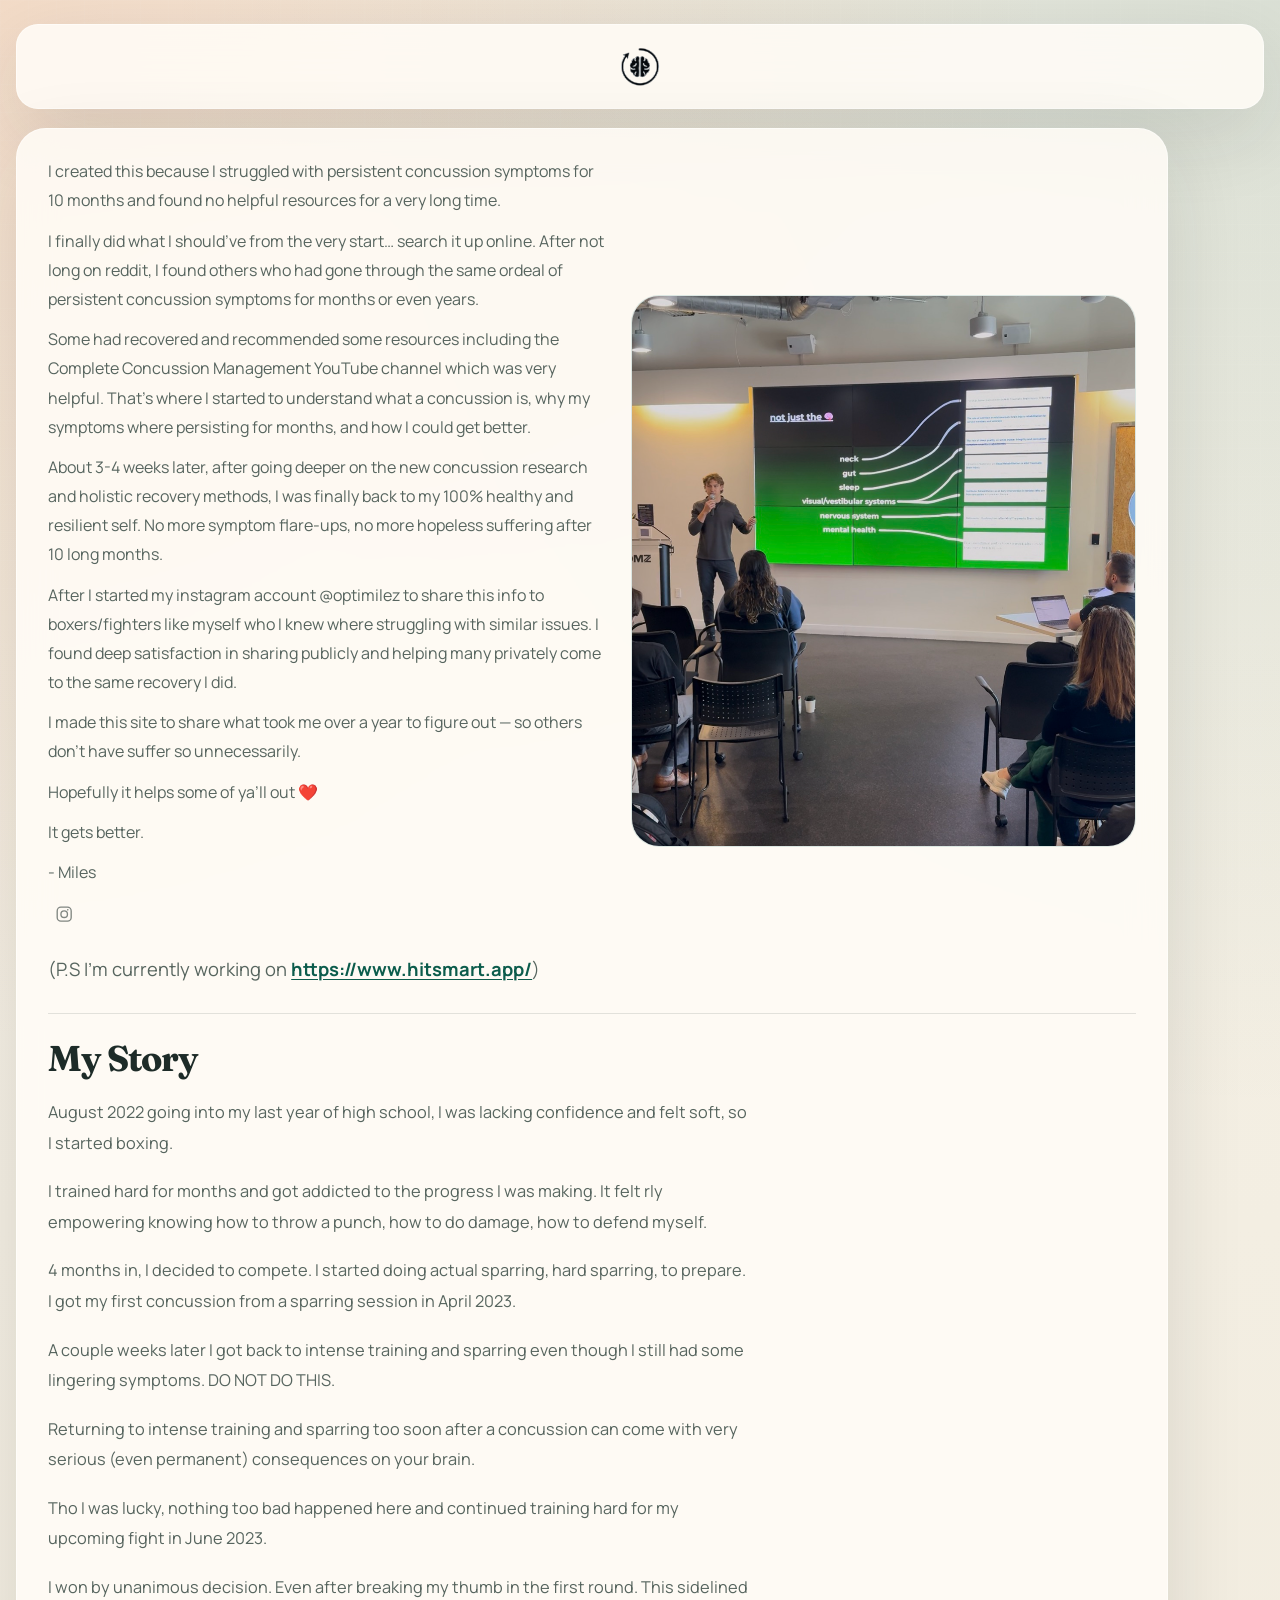
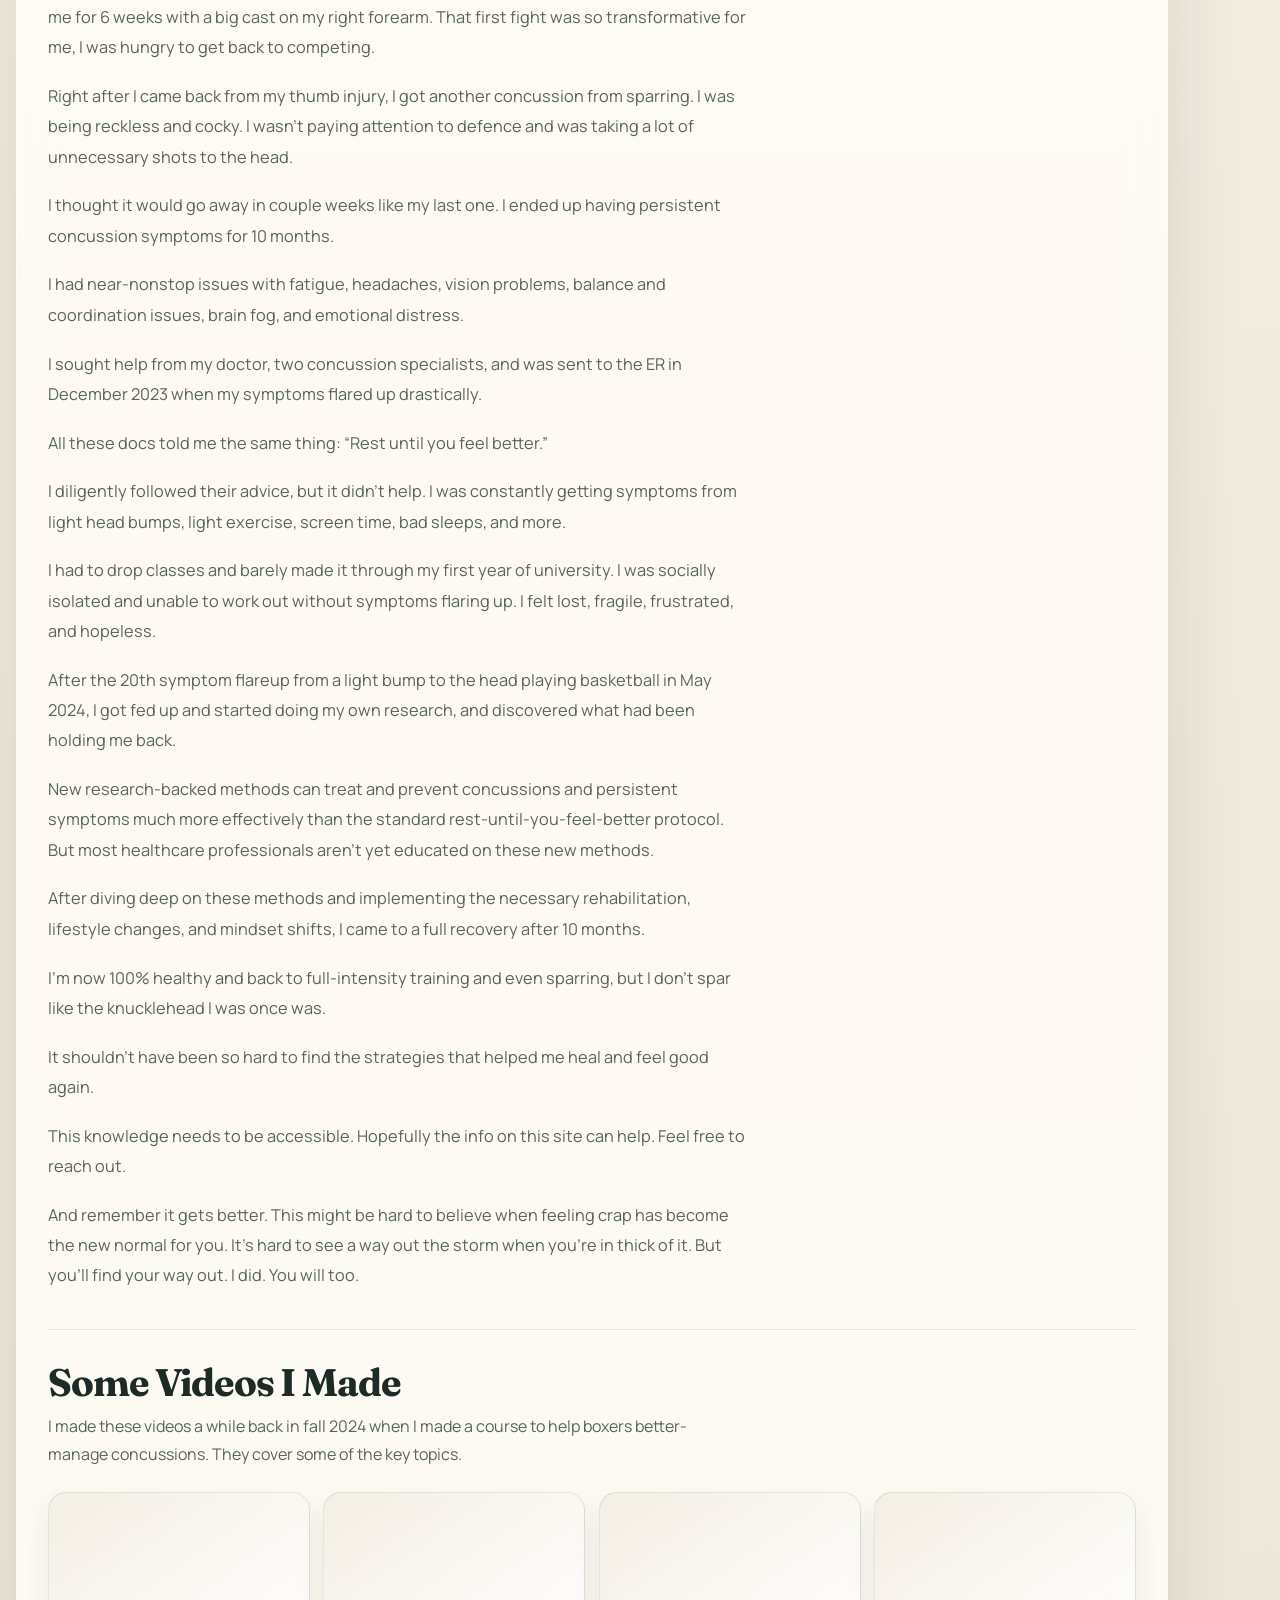
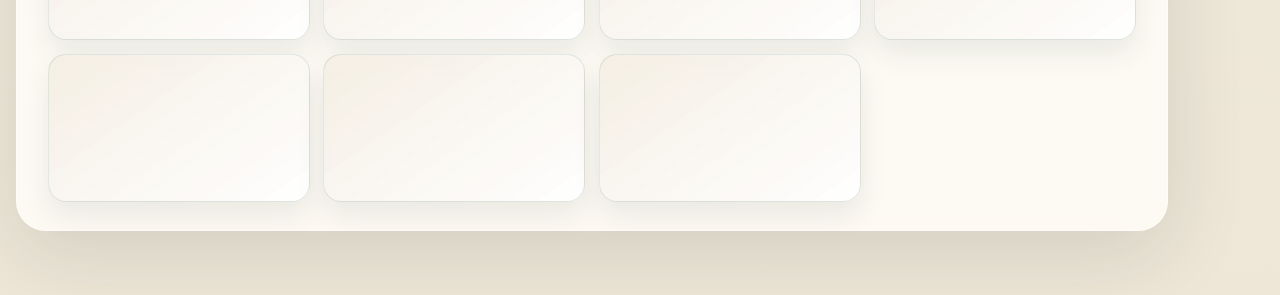
<file: index.html>
<!doctype html>
<html lang="en">
  <head>
    <meta charset="UTF-8" />
    <meta name="viewport" content="width=device-width, initial-scale=1.0" />
    <title>Persistent Concussion Symptoms Guidance</title>
    <meta
      name="description"
      content="Research-backed guidance for persistent concussion symptoms and post-concussion syndrome. Written for combat sport athletes, useful for anyone."
    />
    <meta
      property="og:title"
      content="Persistent Concussion Symptoms Guidance"
    />
    <meta
      property="og:description"
      content="Research-backed guidance for persistent concussion symptoms and post-concussion syndrome. Written for combat sport athletes, useful for anyone."
    />
    <link rel="preconnect" href="https://fonts.googleapis.com" />
    <link rel="preconnect" href="https://fonts.gstatic.com" crossorigin />
    <link
      href="https://fonts.googleapis.com/css2?family=Fraunces:opsz,wght@9..144,500;9..144,700&family=Manrope:wght@400;500;600;700;800&display=swap"
      rel="stylesheet"
    />
    <link rel="icon" type="image/svg+xml" href="./media/persistent-concussion-logo.svg" />
    <link rel="stylesheet" href="./styles.css" />
  </head>
  <body>
    <div class="page-shell">
      <nav class="site-nav site-nav--single" aria-label="Primary">
        <a class="site-nav__logo" href="./index.html" aria-label="Persistent Concussion home">
          <img
            src="./media/persistent-concussion-logo.svg"
            alt="Persistent Concussion logo"
            width="56"
            height="56"
          />
        </a>
      </nav>

      <main class="about-page">
        <article class="about-story">
          <header class="about-story__lead">
            <div class="about-story__lead-copy">
              <p class="about-story__intro">
                I created this because I struggled with persistent concussion symptoms for 10
                months and found no helpful resources for a very long time.
              </p>
              <p class="about-story__intro">
                I finally did what I should’ve from the very start… search it up online. After
                not long on reddit, I found others who had gone through the same ordeal of
                persistent concussion symptoms for months or even years.
              </p>
              <p class="about-story__intro">
                Some had recovered and recommended some resources including the Complete
                Concussion Management YouTube channel which was very helpful. That’s where I
                started to understand what a concussion is, why my symptoms where persisting for
                months, and how I could get better.
              </p>
              <p class="about-story__intro">
                About 3-4 weeks later, after going deeper on the new concussion research and
                holistic recovery methods, I was finally back to my 100% healthy and resilient
                self. No more symptom flare-ups, no more hopeless suffering after 10 long
                months.
              </p>
              <p class="about-story__intro">
                After I started my instagram account @optimilez to share this info to
                boxers/fighters like myself who I knew where struggling with similar issues. I
                found deep satisfaction in sharing publicly and helping many privately come to the
                same recovery I did.
              </p>
              <p class="about-story__intro">
                I made this site to share what took me over a year to figure out — so others
                don't have suffer so unnecessarily.
              </p>
              <p class="about-story__intro">
                Hopefully it helps some of ya’ll out ❤️
              </p>
              <p class="about-story__intro">
                It gets better.
              </p>
              <p class="about-story__intro">
                - Miles
              </p>
              <a
                class="about-story__social-link"
                href="https://www.instagram.com/optimilez/"
                target="_blank"
                rel="noopener noreferrer"
                aria-label="Miles on Instagram"
              >
                <svg viewBox="0 0 24 24" aria-hidden="true" focusable="false">
                  <path
                    d="M7.75 2h8.5A5.75 5.75 0 0 1 22 7.75v8.5A5.75 5.75 0 0 1 16.25 22h-8.5A5.75 5.75 0 0 1 2 16.25v-8.5A5.75 5.75 0 0 1 7.75 2Zm0 1.75A4 4 0 0 0 3.75 7.75v8.5a4 4 0 0 0 4 4h8.5a4 4 0 0 0 4-4v-8.5a4 4 0 0 0-4-4h-8.5Zm8.95 1.5a1.05 1.05 0 1 1 0 2.1 1.05 1.05 0 0 1 0-2.1ZM12 6.85A5.15 5.15 0 1 1 6.85 12 5.16 5.16 0 0 1 12 6.85Zm0 1.75A3.4 3.4 0 1 0 15.4 12 3.41 3.41 0 0 0 12 8.6Z"
                  />
                </svg>
              </a>
              <p class="about-story__postscript">
                (P.S I'm currently working on
                <a href="https://www.hitsmart.app/" target="_blank" rel="noopener noreferrer">https://www.hitsmart.app/</a>)
              </p>
            </div>
            <figure class="about-story__portrait">
              <img
                src="./media/miles-about-portrait.png"
                alt="Portrait of Miles"
                loading="lazy"
              />
            </figure>
          </header>

          <div class="about-story__body">
            <h2>My Story</h2>
            <p>
              August 2022 going into my last year of high school, I was lacking confidence and
              felt soft, so I started boxing.
            </p>

            <p>
              I trained hard for months and got addicted to the progress I was making. It felt
              rly empowering knowing how to throw a punch, how to do damage, how to defend
              myself.
            </p>

            <p>
              4 months in, I decided to compete. I started doing actual sparring, hard sparring,
              to prepare. I got my first concussion from a sparring session in April 2023.
            </p>

            <p>
              A couple weeks later I got back to intense training and sparring even though I
              still had some lingering symptoms. DO NOT DO THIS.
            </p>

            <p>
              Returning to intense training and sparring too soon after a concussion can come
              with very serious (even permanent) consequences on your brain.
            </p>

            <p>
              Tho I was lucky, nothing too bad happened here and continued training hard for my
              upcoming fight in June 2023.
            </p>

            <p>
              I won by unanimous decision. Even after breaking my thumb in the first round. This
              sidelined me for 6 weeks with a big cast on my right forearm. That first fight was
              so transformative for me, I was hungry to get back to competing.
            </p>

            <p>
              Right after I came back from my thumb injury, I got another concussion from
              sparring. I was being reckless and cocky. I wasn’t paying attention to defence and
              was taking a lot of unnecessary shots to the head.
            </p>

            <p>
              I thought it would go away in couple weeks like my last one. I ended up having
              persistent concussion symptoms for 10 months.
            </p>

            <p>
              I had near-nonstop issues with fatigue, headaches, vision problems, balance and
              coordination issues, brain fog, and emotional distress.
            </p>

            <p>
              I sought help from my doctor, two concussion specialists, and was sent to the ER
              in December 2023 when my symptoms flared up drastically.
            </p>

            <p>
              All these docs told me the same thing: “Rest until you feel better.”
            </p>

            <p>
              I diligently followed their advice, but it didn’t help. I was constantly getting
              symptoms from light head bumps, light exercise, screen time, bad sleeps, and more.
            </p>

            <p>
              I had to drop classes and barely made it through my first year of university. I
              was socially isolated and unable to work out without symptoms flaring up. I felt
              lost, fragile, frustrated, and hopeless.
            </p>

            <p>
              After the 20th symptom flareup from a light bump to the head playing basketball in
              May 2024, I got fed up and started doing my own research, and discovered what had
              been holding me back.
            </p>

            <p>
              New research-backed methods can treat and prevent concussions and persistent
              symptoms much more effectively than the standard rest-until-you-feel-better
              protocol. But most healthcare professionals aren’t yet educated on these new
              methods.
            </p>

            <p>
              After diving deep on these methods and implementing the necessary rehabilitation,
              lifestyle changes, and mindset shifts, I came to a full recovery after 10 months.
            </p>

            <p>
              I’m now 100% healthy and back to full-intensity training and even sparring, but I
              don’t spar like the knucklehead I was once was.
            </p>

            <p>
              It shouldn’t have been so hard to find the strategies that helped me heal and feel
              good again.
            </p>

            <p>
              This knowledge needs to be accessible. Hopefully the info on this site can help.
              Feel free to reach out.
            </p>

            <p>
              And remember it gets better. This might be hard to believe when feeling crap has
              become the new normal for you. It’s hard to see a way out the storm when you’re in
              thick of it. But you’ll find your way out. I did. You will too.
            </p>
          </div>

          <section class="about-story__videos" aria-labelledby="videos-heading">
            <div class="about-story__videos-copy">
              <h2 id="videos-heading">Some Videos I Made</h2>
              <p>
                I made these videos a while back in fall 2024 when I made a course to help
                boxers better-manage concussions. They cover some of the key topics.
              </p>
            </div>

            <div class="about-story__video-list">
              <section class="about-video">
                <div class="about-video__frame">
                  <iframe
                    src="https://www.loom.com/embed/7af019a33f4347e6a2fbdbf54fd8a4a3"
                    title="PCS"
                    loading="lazy"
                    allowfullscreen
                  ></iframe>
                </div>
              </section>

              <section class="about-video">
                <div class="about-video__frame">
                  <iframe
                    src="https://www.loom.com/embed/3377d8dd1d47414c8404d854fd78335a"
                    title="Brain damage stats"
                    loading="lazy"
                    allowfullscreen
                  ></iframe>
                </div>
              </section>

              <section class="about-video">
                <div class="about-video__frame">
                  <iframe
                    src="https://player.vimeo.com/video/1009759112"
                    title="Why nutrition matters"
                    loading="lazy"
                    allow="autoplay; fullscreen; picture-in-picture"
                    allowfullscreen
                  ></iframe>
                </div>
              </section>

              <section class="about-video">
                <div class="about-video__frame">
                  <iframe
                    src="https://player.vimeo.com/video/1003541516"
                    title="Small bumps Part 1"
                    loading="lazy"
                    allow="autoplay; fullscreen; picture-in-picture"
                    allowfullscreen
                  ></iframe>
                </div>
              </section>

              <section class="about-video">
                <div class="about-video__frame">
                  <iframe
                    src="https://player.vimeo.com/video/1003546179"
                    title="Small bumps Part 2"
                    loading="lazy"
                    allow="autoplay; fullscreen; picture-in-picture"
                    allowfullscreen
                  ></iframe>
                </div>
              </section>

              <section class="about-video">
                <div class="about-video__frame">
                  <iframe
                    src="https://player.vimeo.com/video/1003531127"
                    title="Fear avoidance/nocebo Part 1"
                    loading="lazy"
                    allow="autoplay; fullscreen; picture-in-picture"
                    allowfullscreen
                  ></iframe>
                </div>
              </section>

              <section class="about-video">
                <div class="about-video__frame">
                  <iframe
                    src="https://player.vimeo.com/video/1003520182"
                    title="Fear avoidance/nocebo Part 2"
                    loading="lazy"
                    allow="autoplay; fullscreen; picture-in-picture"
                    allowfullscreen
                  ></iframe>
                </div>
              </section>
            </div>
          </section>
        </article>
      </main>
    </div>
  </body>
</html>
</file>
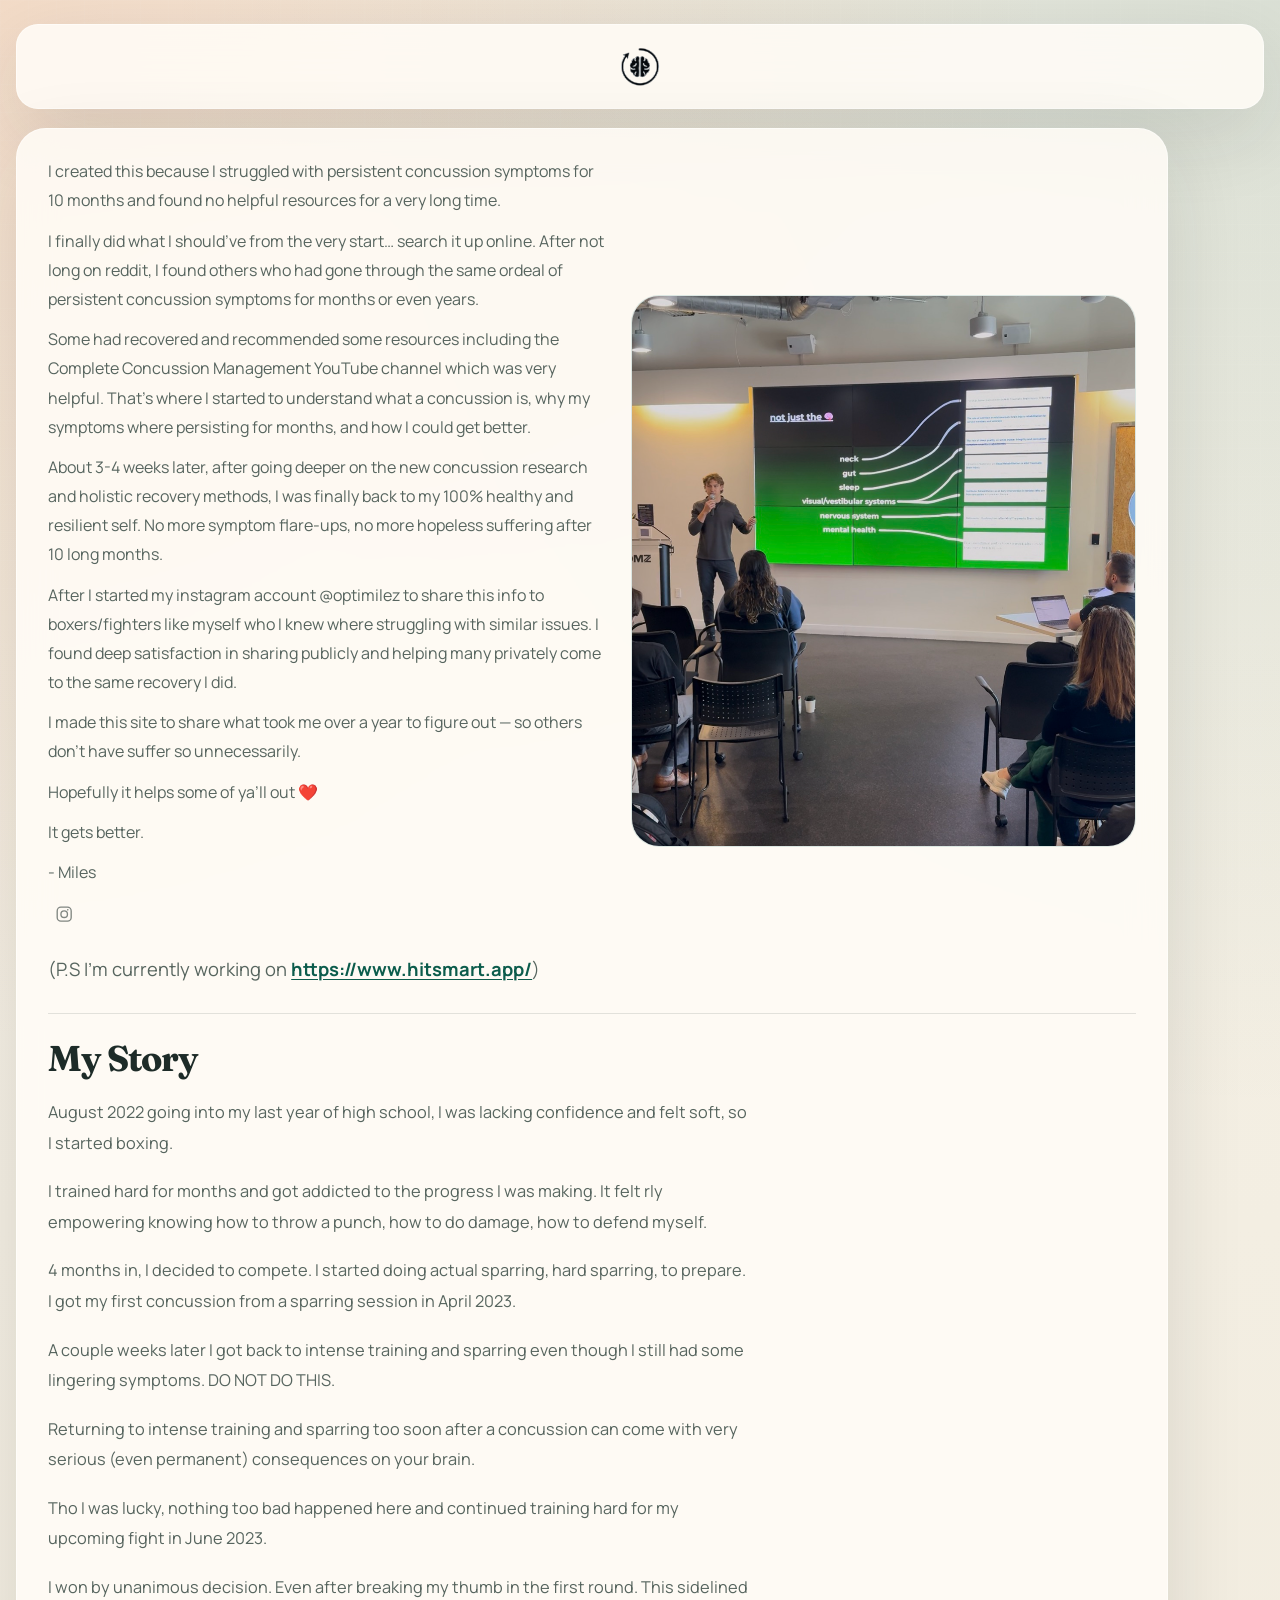
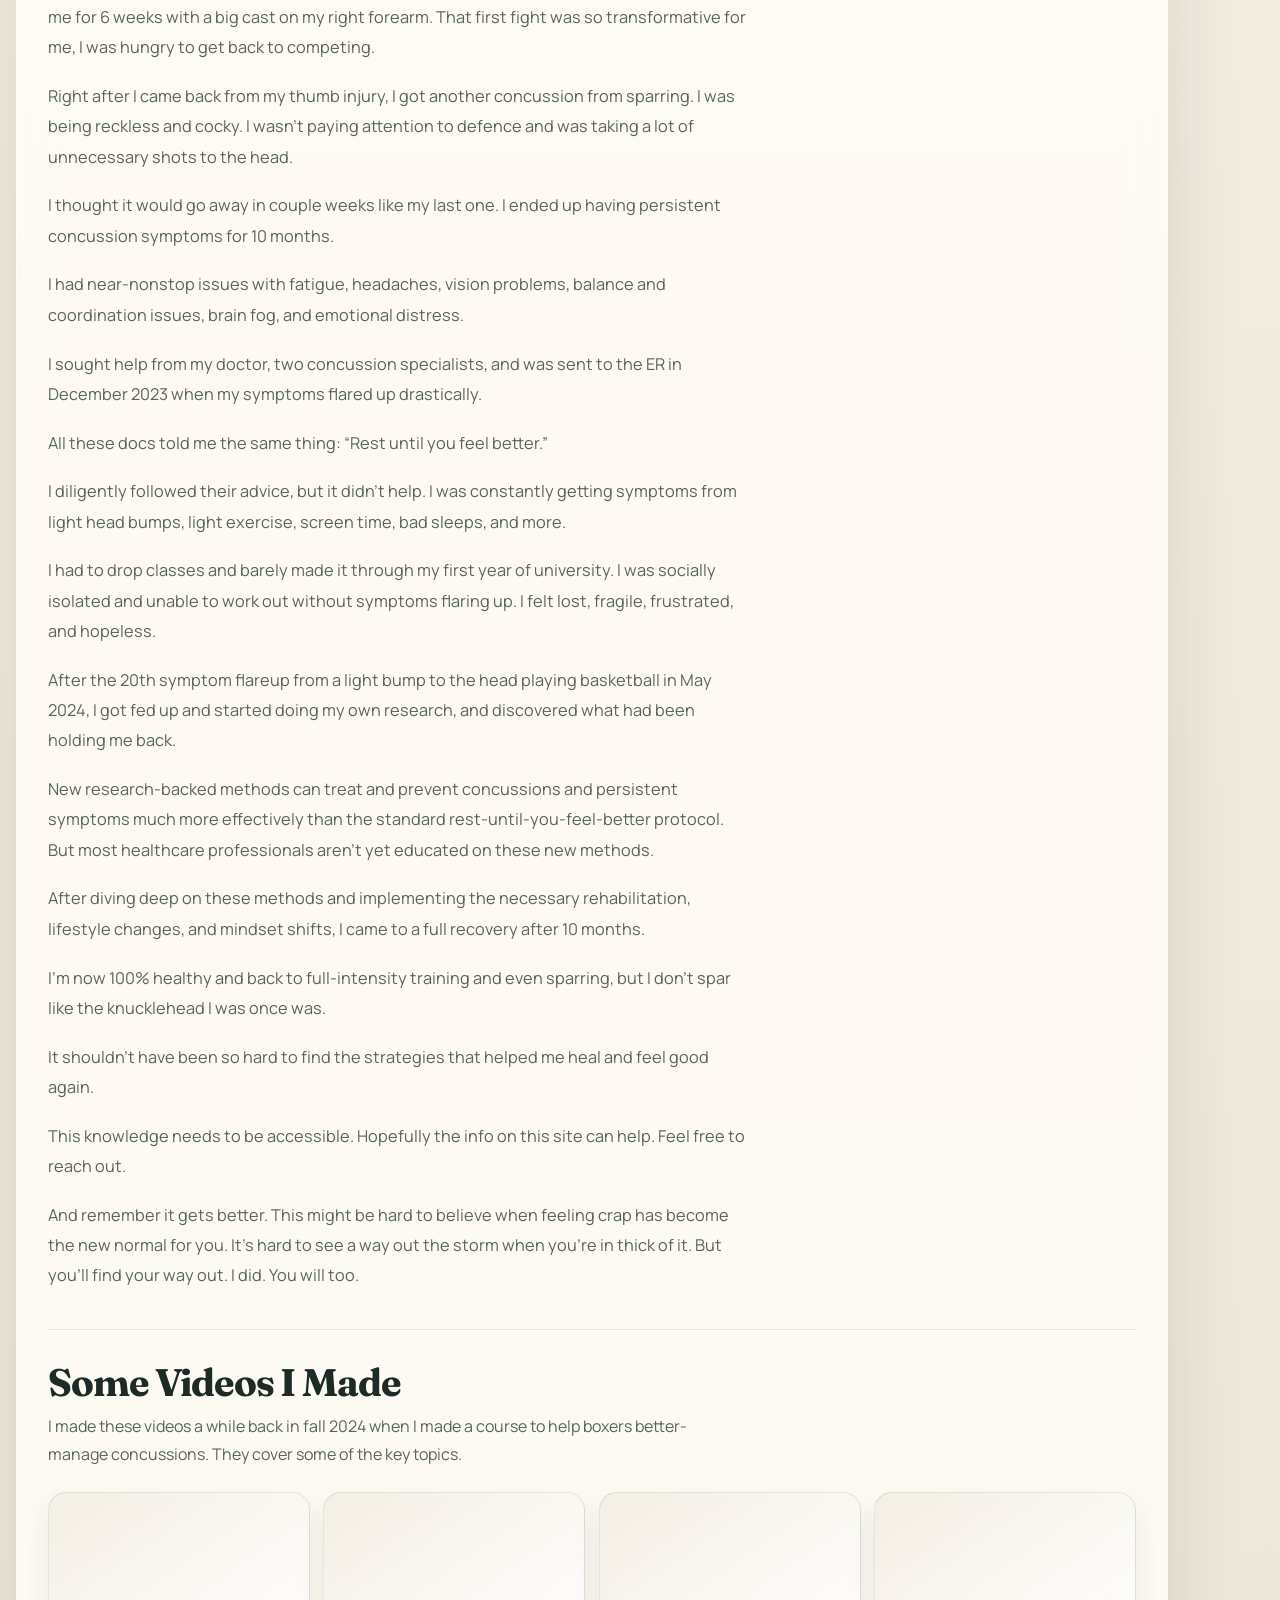
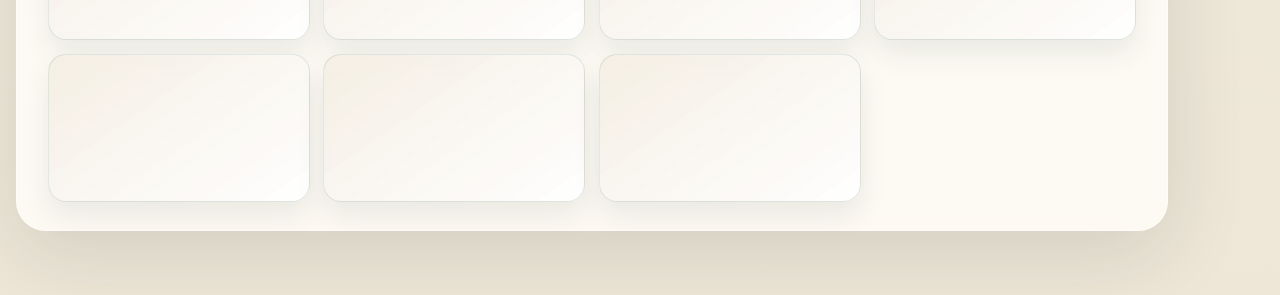
<file: article.html>
<!doctype html>
<html lang="en">
  <head>
    <meta charset="UTF-8" />
    <meta name="viewport" content="width=device-width, initial-scale=1.0" />
    <title>Persistent Concussion Symptoms Guidance</title>
    <meta http-equiv="refresh" content="0; url=./index.html" />
    <meta
      name="description"
      content="Research-backed guidance for persistent concussion symptoms and post-concussion syndrome. Written for combat sport athletes, useful for anyone."
    />
    <meta
      property="og:title"
      content="Persistent Concussion Symptoms Guidance"
    />
    <meta
      property="og:description"
      content="Research-backed guidance for persistent concussion symptoms and post-concussion syndrome. Written for combat sport athletes, useful for anyone."
    />
    <link rel="preconnect" href="https://fonts.googleapis.com" />
    <link rel="preconnect" href="https://fonts.gstatic.com" crossorigin />
    <link
      href="https://fonts.googleapis.com/css2?family=Fraunces:opsz,wght@9..144,500;9..144,700&family=Manrope:wght@400;500;600;700;800&display=swap"
      rel="stylesheet"
    />
    <link rel="icon" type="image/svg+xml" href="./media/persistent-concussion-logo.svg" />
    <link rel="stylesheet" href="./styles.css" />
  </head>
  <body>
    <p><a href="./index.html">Continue to Persistent Concussion Symptoms Guidance.</a></p>

    <script type="module" src="./article.js"></script>
  </body>
</html>
</file>
<file: styles.css>
:root {
  --paper: rgba(255, 252, 246, 0.88);
  --paper-strong: #fffdf8;
  --ink: #1d2b28;
  --ink-soft: #57655f;
  --line: rgba(29, 43, 40, 0.12);
  --brand: #0c5c4c;
  --accent: #e58b53;
  --accent-soft: rgba(229, 139, 83, 0.16);
  --shadow: 0 24px 80px rgba(23, 35, 31, 0.12);
  --radius-xl: 28px;
}

* {
  box-sizing: border-box;
}

html {
  scroll-behavior: smooth;
}

body {
  margin: 0;
  min-height: 100vh;
  color: var(--ink);
  background:
    radial-gradient(circle at top left, rgba(229, 139, 83, 0.22), transparent 28%),
    radial-gradient(circle at top right, rgba(12, 92, 76, 0.12), transparent 30%),
    linear-gradient(180deg, #f7f2e8 0%, #f3eee2 35%, #eee7d8 100%);
  font-family: "Manrope", "Avenir Next", "Segoe UI", sans-serif;
}

body::before {
  position: fixed;
  inset: 0;
  background-image:
    linear-gradient(rgba(255, 255, 255, 0.18) 1px, transparent 1px),
    linear-gradient(90deg, rgba(255, 255, 255, 0.18) 1px, transparent 1px);
  background-size: 28px 28px;
  opacity: 0.22;
  content: "";
  pointer-events: none;
}

a {
  color: inherit;
}

img {
  max-width: 100%;
}

.page-shell {
  position: relative;
  z-index: 1;
  width: min(1280px, calc(100% - 2rem));
  margin: 0 auto;
  padding: 1.5rem 0 4rem;
}

.site-nav {
  position: relative;
  display: flex;
  align-items: center;
  justify-content: center;
  gap: 1rem;
  padding: 0.9rem 1.1rem;
  margin-bottom: 1.15rem;
  border-radius: 22px;
}

.site-nav__logo,
.site-nav__link {
  text-decoration: none;
}

.site-nav__logo {
  position: absolute;
  left: 1.1rem;
  display: inline-flex;
  align-items: center;
  justify-content: center;
  width: 3.4rem;
  height: 3.4rem;
}

.site-nav--single {
  justify-content: center;
}

.site-nav--single .site-nav__logo {
  position: static;
}

.site-nav__logo img {
  width: 100%;
  height: 100%;
  object-fit: contain;
  display: block;
}

.site-nav__links {
  display: flex;
  flex-wrap: wrap;
  align-items: center;
  justify-content: center;
  gap: 0.45rem;
  padding-left: 4.4rem;
}

.site-nav__link {
  position: relative;
  isolation: isolate;
  padding: 0.65rem 0.9rem;
  border-radius: 999px;
  border: 1px solid rgba(255, 255, 255, 0.38);
  background: rgba(255, 255, 255, 0.16);
  backdrop-filter: blur(12px);
  -webkit-backdrop-filter: blur(12px);
  color: var(--ink-soft);
  font-weight: 600;
  letter-spacing: 0.01em;
  box-shadow:
    inset 0 1px 0 rgba(255, 255, 255, 0.28),
    0 8px 18px rgba(19, 40, 35, 0.08);
  transition:
    background-color 220ms ease,
    color 220ms ease,
    border-color 220ms ease,
    box-shadow 220ms ease,
    transform 220ms ease;
}

.site-nav__link:hover,
.site-nav__link:focus-visible {
  color: var(--ink);
  background: rgba(255, 255, 255, 0.24);
  border-color: rgba(255, 255, 255, 0.52);
  box-shadow:
    inset 0 1px 0 rgba(255, 255, 255, 0.34),
    0 14px 28px rgba(19, 40, 35, 0.14);
  transform: translateY(-2px);
}

.site-nav__link[aria-current="page"] {
  color: #f8f6ef;
  border-color: rgba(12, 92, 76, 0.24);
  background: rgba(12, 92, 76, 0.88);
  box-shadow:
    inset 0 1px 0 rgba(255, 255, 255, 0.16),
    0 12px 24px rgba(12, 92, 76, 0.2);
}

.site-nav__link[aria-current="page"]:hover,
.site-nav__link[aria-current="page"]:focus-visible {
  color: #fffdf8;
  background: rgba(12, 92, 76, 0.94);
  border-color: rgba(12, 92, 76, 0.28);
  box-shadow:
    inset 0 1px 0 rgba(255, 255, 255, 0.18),
    0 16px 30px rgba(12, 92, 76, 0.28);
}

.hero {
  display: grid;
  grid-template-columns: 1fr;
  gap: 1rem;
  align-items: stretch;
}

.hero__inner,
.site-nav,
.preview-card,
.article-detail,
.about-card {
  backdrop-filter: blur(18px);
  background: var(--paper);
  border: 1px solid rgba(255, 255, 255, 0.45);
  box-shadow: var(--shadow);
}

.hero__inner {
  position: relative;
  overflow: hidden;
  padding: 2.5rem;
  border-radius: 32px;
}

.hero--compact {
  max-width: min(58rem, 100%);
}

.hero--compact .hero__inner {
  padding: 1.35rem 1.6rem;
}

.hero__inner::after {
  position: absolute;
  right: -3.5rem;
  bottom: -5rem;
  width: 16rem;
  height: 16rem;
  border-radius: 999px;
  background: radial-gradient(circle, rgba(12, 92, 76, 0.26), transparent 68%);
  content: "";
}

.hero__eyebrow,
.section-label,
.summary-card__label,
.about-card__label,
.preview-card__eyebrow,
.article-detail__eyebrow {
  margin: 0;
  text-transform: uppercase;
  letter-spacing: 0.16em;
  font-size: 0.74rem;
  font-weight: 800;
  color: var(--brand);
}

.hero__title,
.course__intro h2,
.about__copy h2,
.preview-card__title,
.article-detail__title {
  font-family: "Fraunces", Georgia, serif;
  letter-spacing: -0.03em;
}

.hero__title {
  width: min(12ch, 100%);
  margin: 0 0 1rem;
  font-size: clamp(3rem, 7vw, 5.4rem);
  line-height: 0.94;
}

.hero--compact .hero__title {
  width: auto;
  margin-bottom: 0.45rem;
  font-size: clamp(1.95rem, 3.4vw, 3rem);
}

.hero__copy,
.hero__subtitle,
.preview-card__description,
.article-detail__description,
.about__lede,
.about-card__body,
.course__meta-copy,
.course__meta-count {
  margin: 0;
  color: var(--ink-soft);
  line-height: 1.7;
  font-size: 1rem;
}

.hero__copy {
  max-width: 62ch;
}

.hero__subtitle {
  max-width: 60ch;
}

.hero__actions,
.hero__stats {
  display: flex;
  flex-wrap: wrap;
  gap: 0.85rem;
  margin-top: 1.5rem;
}

.hero--compact .hero__actions,
.hero--compact .hero__stats {
  margin-top: 1rem;
}

.button {
  display: inline-flex;
  align-items: center;
  justify-content: center;
  min-height: 3rem;
  padding: 0.85rem 1.15rem;
  border-radius: 999px;
  font-weight: 800;
  text-decoration: none;
  transition:
    transform 180ms ease,
    background-color 180ms ease,
    border-color 180ms ease;
}

.button:hover,
.button:focus-visible,
.preview-card:hover,
.preview-card:focus-visible {
  transform: translateY(-1px);
}

.button--primary {
  color: #fff;
  background: var(--brand);
}

.button--secondary {
  border: 1px solid var(--line);
  background: rgba(255, 255, 255, 0.66);
}

.stat-pill {
  display: inline-flex;
  align-items: center;
  gap: 0.55rem;
  padding: 0.75rem 0.95rem;
  border-radius: 999px;
  background: rgba(255, 255, 255, 0.72);
  border: 1px solid rgba(12, 92, 76, 0.1);
  color: var(--ink-soft);
  font-weight: 700;
}

.stat-pill strong {
  color: var(--ink);
}

.layout {
  display: grid;
  gap: 2.75rem;
  margin-top: 1.7rem;
}

.course,
.about {
  display: grid;
  gap: 1.4rem;
}

.course__intro {
  display: grid;
  gap: 0.55rem;
}

.course__intro h2,
.about__copy h2 {
  margin: 0;
  font-size: clamp(2rem, 5vw, 3rem);
  line-height: 1;
}

.articles-grid {
  display: grid;
  grid-template-columns: repeat(4, minmax(0, 1fr));
  gap: 1rem;
  align-items: stretch;
}

.preview-card {
  appearance: none;
  border: 1px solid rgba(255, 255, 255, 0.45);
  display: grid;
  gap: 0.95rem;
  min-height: 19rem;
  width: 100%;
  padding: 1rem;
  border-radius: 24px;
  font: inherit;
  text-align: left;
  color: inherit;
  cursor: pointer;
  text-decoration: none;
}

.preview-card__media {
  aspect-ratio: 4 / 3;
  overflow: hidden;
  display: grid;
  border-radius: 18px;
  background: linear-gradient(135deg, rgba(12, 92, 76, 0.18), rgba(229, 139, 83, 0.22));
  border: 1px solid rgba(12, 92, 76, 0.12);
}

.preview-card__media img {
  width: 100%;
  height: 100%;
  object-fit: cover;
  display: block;
}

.preview-card__media--fallback {
  position: relative;
  align-content: end;
  gap: 0.55rem;
  padding: 1rem;
  background:
    radial-gradient(circle at top right, rgba(255, 255, 255, 0.42), transparent 34%),
    linear-gradient(145deg, rgba(12, 92, 76, 0.92), rgba(58, 103, 88, 0.86) 55%, rgba(229, 139, 83, 0.5));
}

.preview-card__media--fallback::after {
  position: absolute;
  inset: auto -2rem -2.2rem auto;
  width: 8.5rem;
  height: 8.5rem;
  border-radius: 999px;
  background: radial-gradient(circle, rgba(255, 252, 246, 0.28), transparent 70%);
  content: "";
}

.preview-card__media-label,
.preview-card__media-title {
  position: relative;
  z-index: 1;
  margin: 0;
  color: #fffdf8;
  text-decoration: none;
}

.preview-card__media-label {
  text-transform: uppercase;
  letter-spacing: 0.15em;
  font-size: 0.7rem;
  font-weight: 800;
  opacity: 0.8;
}

.preview-card__media-title {
  max-width: 12ch;
  font-family: "Fraunces", Georgia, serif;
  font-size: 1.75rem;
  line-height: 0.96;
  letter-spacing: -0.03em;
}

.preview-card__header {
  display: grid;
  gap: 0.45rem;
}

.preview-card__title {
  margin: 0;
  font-size: 1.6rem;
  line-height: 1.02;
}

.article-detail {
  display: grid;
  gap: 1rem;
  padding: 1.3rem;
  border-radius: 32px;
}

.article-detail__header {
  display: grid;
  gap: 1rem;
}

.article-detail__heading {
  display: grid;
  gap: 0.6rem;
}

.article-detail__title {
  margin: 0;
  font-size: clamp(2.2rem, 5vw, 4rem);
  line-height: 0.98;
}

.article-detail__summary {
  margin-bottom: 0;
}

.article-detail__content {
  display: grid;
  gap: 1rem;
}

.article-detail__content--lesson {
  gap: 0;
}

.article-detail__sections {
  display: grid;
  gap: 1rem;
}

.article-page {
  display: grid;
  gap: 1rem;
}

.article-page__nav {
  display: flex;
  justify-content: flex-start;
}

.summary-card {
  padding: 1rem 1.1rem;
  border-radius: 20px;
  background: linear-gradient(135deg, var(--accent-soft), rgba(12, 92, 76, 0.1));
  border: 1px solid rgba(12, 92, 76, 0.12);
}

.summary-card__copy {
  margin: 0.4rem 0 0;
  line-height: 1.7;
  color: var(--ink);
}

.section-card {
  overflow: hidden;
  border-radius: 22px;
  background: rgba(255, 253, 248, 0.82);
  border: 1px solid rgba(12, 92, 76, 0.12);
  box-shadow: 0 14px 36px rgba(23, 35, 31, 0.08);
  animation: fadeSlide 260ms ease;
}

.section-card__header {
  padding: 0.95rem 1.2rem;
  background: linear-gradient(135deg, rgba(12, 92, 76, 0.16), rgba(12, 92, 76, 0.08));
  border-bottom: 1px solid rgba(12, 92, 76, 0.12);
}

.section-card__title {
  margin: 0;
  font-size: 1.08rem;
  line-height: 1.35;
  font-weight: 800;
  color: var(--ink);
}

.section-card__body {
  display: grid;
  gap: 1rem;
  padding: 1.15rem 1.2rem 1.25rem;
}

.section-card__subheading,
.content-card__subheading {
  margin: 0;
  font-size: 1rem;
  line-height: 1.4;
  font-weight: 800;
  color: var(--ink);
}

.section-card__body p {
  margin: 0;
  color: var(--ink-soft);
  line-height: 1.88;
}

.section-card__body strong {
  color: var(--ink);
}

.section-card__body a {
  color: var(--brand);
  text-decoration-thickness: 0.08em;
  text-underline-offset: 0.18em;
  word-break: break-word;
}

.section-card__list {
  display: grid;
  gap: 0.7rem;
  margin: 0;
  padding-left: 1.3rem;
  color: var(--ink-soft);
}

.section-card__list li {
  line-height: 1.8;
}

.section-card__image {
  display: block;
  width: min(100%, 36rem);
  max-height: 24rem;
  margin-inline: auto;
  border-radius: 16px;
  border: 1px solid var(--line);
  object-fit: contain;
  background: rgba(255, 255, 255, 0.72);
}

.deep-dive {
  display: grid;
  gap: 0.9rem;
}

.deep-dive__toggle {
  display: flex;
  align-items: center;
  justify-content: center;
  min-height: 3.2rem;
  padding: 0.95rem 1.2rem;
  border-radius: 18px;
  background: #232523;
  color: #fff;
  border: 1px solid rgba(35, 37, 35, 0.24);
  cursor: pointer;
  font-weight: 800;
  list-style: none;
  user-select: none;
}

.deep-dive__toggle::-webkit-details-marker {
  display: none;
}

.deep-dive__content {
  display: grid;
  gap: 1rem;
}

.content-card {
  padding: 1.2rem 1.2rem;
  border-radius: 18px;
  background: var(--paper-strong);
  border: 1px solid var(--line);
  animation: fadeSlide 260ms ease;
}

.content-card h4 {
  margin: 0;
  font-size: 1.08rem;
  line-height: 1.35;
}

.content-card p,
.content-card li {
  margin: 0;
  line-height: 1.9;
  color: var(--ink-soft);
}

.content-card p + p,
.content-card ol,
.content-card ul,
.content-card img,
.content-card .table-wrap,
.content-card .link-stack {
  margin-top: 1.1rem;
}

.content-card ol,
.content-card ul {
  padding-left: 1.2rem;
}

.content-card li + li {
  margin-top: 0.7rem;
}

.content-card img {
  display: block;
  width: min(100%, 42rem);
  max-height: 30rem;
  margin-inline: auto;
  border-radius: 14px;
  border: 1px solid var(--line);
  object-fit: contain;
}

.content-card a {
  color: var(--brand);
  text-decoration-thickness: 0.08em;
  text-underline-offset: 0.18em;
  word-break: break-word;
}

.link-stack {
  display: grid;
  gap: 0.75rem;
}

.link-chip {
  display: block;
  padding: 0.85rem 0.95rem;
  border-radius: 14px;
  border: 1px solid rgba(12, 92, 76, 0.12);
  background: rgba(12, 92, 76, 0.06);
  text-decoration: none;
  font-weight: 700;
}

.table-wrap {
  overflow-x: auto;
  border-radius: 16px;
  border: 1px solid var(--line);
}

.data-table {
  width: 100%;
  border-collapse: collapse;
  font-size: 0.96rem;
}

.data-table th,
.data-table td {
  padding: 0.8rem 0.85rem;
  text-align: left;
  vertical-align: top;
  border: 1px solid var(--line);
}

.data-table th {
  color: var(--ink);
  background: rgba(12, 92, 76, 0.08);
  font-weight: 800;
}

.data-table td {
  color: var(--ink-soft);
  background: rgba(255, 255, 255, 0.65);
  line-height: 1.7;
}

.references-block {
  padding-top: 0.6rem;
}

.references-block hr {
  margin: 0 0 1rem;
  border: 0;
  border-top: 1px solid var(--line);
}

.references-block h4 {
  margin: 0 0 0.85rem;
  font-size: 1.1rem;
  color: var(--ink);
}

.references-list {
  margin: 0;
  padding-left: 1.35rem;
  list-style: disc;
}

.references-list li {
  color: var(--ink-soft);
  line-height: 1.75;
  padding: 0;
}

.references-list li + li {
  margin-top: 0.55rem;
}

.references-list a {
  color: var(--brand);
  text-decoration-thickness: 0.08em;
  text-underline-offset: 0.18em;
  overflow-wrap: anywhere;
}

.lesson-root {
  display: grid;
  gap: 0.9rem;
}

.lesson-root h2,
.lesson-root h3,
.lesson-root p,
.lesson-root ul,
.lesson-root ol {
  margin: 0;
}

.lesson-mount {
  width: 100%;
}

.lesson-card-shell {
  overflow: hidden;
  border-radius: 22px;
  background: rgba(255, 253, 248, 0.84);
  border: 1px solid rgba(12, 92, 76, 0.12);
  box-shadow: 0 14px 36px rgba(23, 35, 31, 0.08);
  animation: fadeSlide 260ms ease;
}

.lesson-button-shell {
  display: inline-flex;
  align-items: center;
  justify-content: center;
  gap: 0.5rem;
  width: auto;
  min-height: 3rem;
  padding: 0.85rem 1.15rem;
  border-radius: 18px;
  border: 1px solid rgba(12, 92, 76, 0.12);
  background: rgba(12, 92, 76, 0.08);
  color: var(--ink);
  font-weight: 800;
  cursor: pointer;
  transition: transform 160ms ease, background 160ms ease, border-color 160ms ease;
}

.lesson-button-shell:hover {
  transform: translateY(-1px);
}

.lesson-button-shell--secondary {
  width: 100%;
  background: #232523;
  border-color: rgba(35, 37, 35, 0.24);
  color: #fff;
}

.lesson-button-shell--ghost {
  background: transparent;
  border-color: rgba(12, 92, 76, 0.12);
}

.lesson-button-shell--small {
  min-height: 2.5rem;
  padding: 0.65rem 0.95rem;
  font-size: 0.94rem;
}

.lesson-icon {
  display: inline-flex;
  align-items: center;
  justify-content: center;
  line-height: 1;
  font-style: normal;
}

.lesson-accordion-toggle {
  display: flex;
  align-items: center;
  justify-content: space-between;
  gap: 0.75rem;
  width: 100%;
  padding: 0.95rem 1.15rem;
  border: 0;
  background: linear-gradient(135deg, rgba(12, 92, 76, 0.14), rgba(12, 92, 76, 0.07));
  color: var(--ink);
  cursor: pointer;
  font-size: 1rem;
  font-weight: 700;
  text-align: left;
}

.lesson-accordion-content {
  padding: 1rem 1.15rem 1.15rem;
  border-top: 1px solid var(--line);
}

.lesson-root [class~="flex"] {
  display: flex;
}

.lesson-root [class~="grid"] {
  display: grid;
}

.lesson-root [class~="items-center"] {
  align-items: center;
}

.lesson-root [class~="items-start"] {
  align-items: flex-start;
}

.lesson-root [class~="justify-between"] {
  justify-content: space-between;
}

.lesson-root [class~="justify-center"] {
  justify-content: center;
}

.lesson-root [class~="flex-shrink-0"] {
  flex-shrink: 0;
}

.lesson-root [class~="grid-cols-1"] {
  grid-template-columns: repeat(1, minmax(0, 1fr));
}

.lesson-root [class~="grid-cols-2"] {
  grid-template-columns: repeat(2, minmax(0, 1fr));
}

.lesson-root [class~="gap-1"] {
  gap: 0.25rem;
}

.lesson-root [class~="gap-1.5"] {
  gap: 0.375rem;
}

.lesson-root [class~="gap-2"] {
  gap: 0.5rem;
}

.lesson-root [class~="space-y-0.5"] > * + * {
  margin-top: 0.125rem;
}

.lesson-root [class~="space-y-1"] > * + * {
  margin-top: 0.25rem;
}

.lesson-root [class~="space-y-1.5"] > * + * {
  margin-top: 0.375rem;
}

.lesson-root [class~="space-y-2"] > * + * {
  margin-top: 0.5rem;
}

.lesson-root [class~="space-y-2.5"] > * + * {
  margin-top: 0.625rem;
}

.lesson-root [class~="space-y-3"] > * + * {
  margin-top: 0.75rem;
}

.lesson-root [class~="space-y-4"] > * + * {
  margin-top: 1rem;
}

.lesson-root [class~="p-2"] {
  padding: 0.5rem;
}

.lesson-root [class~="p-2.5"] {
  padding: 0.65rem 0.7rem;
}

.lesson-root [class~="p-3"] {
  padding: 0.75rem 0.85rem;
}

.lesson-root [class~="p-4"] {
  padding: 1rem 1.05rem;
}

.lesson-root [class~="pt-3"] {
  padding-top: 0.75rem;
}

.lesson-root [class~="pb-4"] {
  padding-bottom: 1rem;
}

.lesson-root [class~="px-2"] {
  padding-left: 0.5rem;
  padding-right: 0.5rem;
}

.lesson-root [class~="px-4"] {
  padding-left: 1rem;
  padding-right: 1rem;
}

.lesson-root [class~="py-2"] {
  padding-top: 0.5rem;
  padding-bottom: 0.5rem;
}

.lesson-root [class~="py-3"] {
  padding-top: 0.75rem;
  padding-bottom: 0.75rem;
}

.lesson-root [class~="pl-2"] {
  padding-left: 0.5rem;
}

.lesson-root [class~="pl-3"] {
  padding-left: 0.75rem;
}

.lesson-root [class*="pl-[18px]"] {
  padding-left: 18px;
}

.lesson-root [class~="mb-1"] {
  margin-bottom: 0.25rem;
}

.lesson-root [class~="mb-1.5"] {
  margin-bottom: 0.375rem;
}

.lesson-root [class~="mb-2"] {
  margin-bottom: 0.5rem;
}

.lesson-root [class~="mb-3"] {
  margin-bottom: 0.75rem;
}

.lesson-root [class~="mr-1"] {
  margin-right: 0.25rem;
}

.lesson-root [class~="mr-2"] {
  margin-right: 0.5rem;
}

.lesson-root [class~="mt-0.5"] {
  margin-top: 0.125rem;
}

.lesson-root [class~="mt-1"] {
  margin-top: 0.25rem;
}

.lesson-root [class~="mt-1.5"] {
  margin-top: 0.375rem;
}

.lesson-root [class~="mt-2"] {
  margin-top: 0.5rem;
}

.lesson-root [class~="rounded"] {
  border-radius: 10px;
}

.lesson-root [class~="rounded-md"] {
  border-radius: 14px;
}

.lesson-root [class~="rounded-full"] {
  border-radius: 999px;
}

.lesson-root [class~="overflow-hidden"] {
  overflow: hidden;
}

.lesson-root [class~="overflow-x-auto"] {
  overflow-x: auto;
}

.lesson-root [class~="border"] {
  border-style: solid;
  border-width: 1px;
}

.lesson-root [class~="border-t"] {
  border-top-style: solid;
  border-top-width: 1px;
}

.lesson-root [class~="border-b"] {
  border-bottom-style: solid;
  border-bottom-width: 1px;
}

.lesson-root [class~="w-full"] {
  width: 100%;
}

.lesson-root [class~="w-1.5"] {
  width: 0.375rem;
}

.lesson-root [class~="w-3"] {
  width: 0.75rem;
}

.lesson-root [class~="w-3.5"] {
  width: 0.875rem;
}

.lesson-root [class~="w-4"] {
  width: 1rem;
}

.lesson-root [class~="w-5"] {
  width: 1.25rem;
}

.lesson-root [class~="h-1.5"] {
  height: 0.375rem;
}

.lesson-root [class~="h-3"] {
  height: 0.75rem;
}

.lesson-root [class~="h-3.5"] {
  height: 0.875rem;
}

.lesson-root [class~="h-4"] {
  height: 1rem;
}

.lesson-root [class~="h-5"] {
  height: 1.25rem;
}

.lesson-root [class~="text-left"] {
  text-align: left;
}

.lesson-root [class~="text-center"] {
  text-align: center;
}

.lesson-root [class~="text-lg"] {
  font-size: 1.2rem;
  line-height: 1.3;
}

.lesson-root [class~="text-sm"] {
  font-size: 0.98rem;
  line-height: 1.6;
}

.lesson-root [class~="text-xs"] {
  font-size: 0.84rem;
  line-height: 1.55;
}

.lesson-root [class*="text-[8px]"] {
  font-size: 8px;
  line-height: 1.35;
}

.lesson-root [class*="text-[9px]"] {
  font-size: 9px;
  line-height: 1.4;
}

.lesson-root [class*="text-[10px]"] {
  font-size: 10px;
  line-height: 1.45;
}

.lesson-root [class*="text-[11px]"] {
  font-size: 11px;
  line-height: 1.55;
}

.lesson-root [class~="font-bold"] {
  font-weight: 800;
}

.lesson-root [class~="font-medium"] {
  font-weight: 700;
}

.lesson-root [class~="font-mono"] {
  font-family: ui-monospace, SFMono-Regular, Menlo, Monaco, Consolas, monospace;
}

.lesson-root [class~="italic"] {
  font-style: italic;
}

.lesson-root [class~="not-italic"] {
  font-style: normal;
}

.lesson-root [class~="leading-relaxed"] {
  line-height: 1.82;
}

.lesson-root [class~="text-white/60"],
.lesson-root [class~="text-white/60/60"] {
  color: var(--ink-soft) !important;
}

.lesson-root [class~="text-white/60/70"] {
  color: rgba(69, 81, 76, 0.78) !important;
}

.lesson-root [class~="text-slate-200"] {
  color: var(--ink) !important;
}

.lesson-root [class~="text-red-500"],
.lesson-root [class~="text-red-500/80"],
.lesson-root [class~="text-red-600"] {
  color: #ad4f45 !important;
}

.lesson-root [class~="text-red-400"] {
  color: #c36a61 !important;
}

.lesson-root [class~="text-green-500"],
.lesson-root [class~="text-green-600"],
.lesson-root [class~="text-emerald-400"],
.lesson-root [class~="text-emerald-500"],
.lesson-root [class~="text-primary"] {
  color: var(--brand) !important;
}

.lesson-root [class~="text-sky-500"],
.lesson-root [class~="text-violet-500"],
.lesson-root [class~="text-rose-500"],
.lesson-root [class~="text-yellow-500"] {
  color: var(--brand) !important;
}

.lesson-root [class~="text-amber-500"],
.lesson-root [class~="text-amber-600"] {
  color: #9a6b15 !important;
}

.lesson-root [class~="bg-white/5"],
.lesson-root [class~="bg-muted/50"] {
  background: rgba(255, 255, 255, 0.66) !important;
}

.lesson-root [class~="bg-primary/5"],
.lesson-root [class~="bg-green-500/5"],
.lesson-root [class~="bg-emerald-500/5"],
.lesson-root [class~="bg-emerald-500/100/5"],
.lesson-root [class~="bg-emerald-500/100/20"],
.lesson-root [class~="bg-green-500/20"],
.lesson-root [class~="bg-primary/20"] {
  background: rgba(12, 92, 76, 0.08) !important;
}

.lesson-root [class~="bg-green-500/10"] {
  background: rgba(12, 92, 76, 0.12) !important;
}

.lesson-root [class~="bg-red-500/5"],
.lesson-root [class~="bg-red-500/10"] {
  background: rgba(173, 79, 69, 0.08) !important;
}

.lesson-root [class~="bg-muted/30"] {
  background: rgba(245, 241, 232, 0.78) !important;
}

.lesson-root [class~="bg-sky-500/10"],
.lesson-root [class~="bg-violet-500/10"],
.lesson-root [class~="bg-rose-500/10"],
.lesson-root [class~="bg-indigo-500/10"],
.lesson-root [class~="bg-indigo-500/20"],
.lesson-root [class~="bg-blue-500/10"],
.lesson-root [class~="bg-orange-500/10"] {
  background: rgba(12, 92, 76, 0.08) !important;
}

.lesson-root [class~="bg-amber-500/5"],
.lesson-root [class~="bg-amber-500/10"] {
  background: rgba(180, 125, 22, 0.08) !important;
}

.lesson-root [class~="border-red-500/10"],
.lesson-root [class~="border-red-500/20"],
.lesson-root [class~="border-red-500/30"] {
  border-color: rgba(173, 79, 69, 0.22) !important;
}

.lesson-root [class~="border-green-500/10"],
.lesson-root [class~="border-green-500/20"],
.lesson-root [class~="border-green-500/30"],
.lesson-root [class~="border-primary/20"] {
  border-color: rgba(12, 92, 76, 0.2) !important;
}

.lesson-root [class~="border-amber-500/20"],
.lesson-root [class~="border-amber-500/30"] {
  border-color: rgba(180, 125, 22, 0.22) !important;
}

.lesson-root [class~="border-purple-500/30"] {
  border-color: rgba(12, 92, 76, 0.2) !important;
}

.lesson-root [class~="border-primary/10"],
.lesson-root [class~="border-primary/30"],
.lesson-root [class~="border-blue-500/10"],
.lesson-root [class~="border-indigo-500/10"],
.lesson-root [class~="border-indigo-500/20"],
.lesson-root [class~="border-orange-500/10"] {
  border-color: rgba(12, 92, 76, 0.18) !important;
}

.lesson-root [class~="border-muted"] {
  border-color: var(--line) !important;
}

.lesson-root [class~="border-b"] {
  border-color: var(--line);
}

.lesson-root img {
  display: block;
  width: min(100%, 40rem);
  max-height: 30rem;
  margin-inline: auto;
  border-radius: 16px;
  border: 1px solid var(--line);
  object-fit: contain;
  background: rgba(255, 255, 255, 0.72);
}

.lesson-root table {
  width: 100%;
  border-collapse: collapse;
  font-size: 0.95rem;
}

.lesson-root th,
.lesson-root td {
  padding: 0.8rem 0.85rem;
  text-align: left;
  vertical-align: top;
  border: 1px solid var(--line);
}

.lesson-root th {
  background: rgba(12, 92, 76, 0.08);
  color: var(--ink) !important;
  font-weight: 800;
}

.lesson-root td {
  background: rgba(255, 255, 255, 0.64);
  color: var(--ink-soft);
  line-height: 1.7;
}

.lesson-root button[class~="text-left"] {
  color: var(--ink);
  background: linear-gradient(135deg, rgba(12, 92, 76, 0.14), rgba(12, 92, 76, 0.07));
}

.lesson-root .lesson-works-cited {
  box-shadow: none;
}

.lesson-root .lesson-card-shell > h2,
.lesson-root .lesson-card-shell > h3 {
  color: var(--ink);
}

.lesson-references-list {
  margin: 0;
  padding-left: 1.2rem;
  list-style: disc;
}

.lesson-references-list li {
  color: var(--ink-soft);
  line-height: 1.75;
}

.lesson-references-list li + li {
  margin-top: 0.3rem;
}

@media (min-width: 720px) {
  .lesson-root [class~="sm:grid-cols-2"] {
    grid-template-columns: repeat(2, minmax(0, 1fr));
  }
}

.about-page {
  display: grid;
  gap: 0;
}

.about-story {
  max-width: min(72rem, 100%);
  padding: 1.8rem 1.95rem;
  border-radius: 30px;
  backdrop-filter: blur(18px);
  background: var(--paper);
  border: 1px solid rgba(255, 255, 255, 0.45);
  box-shadow: var(--shadow);
}

.about-story__lead {
  display: grid;
  grid-template-columns: minmax(0, 1.05fr) minmax(280px, 0.95fr);
  gap: 1.6rem;
  align-items: center;
  padding-bottom: 1.75rem;
  border-bottom: 1px solid var(--line);
}

.about-story__lead-copy {
  display: grid;
  gap: 0.7rem;
}

.about-story__lead-copy h1 {
  margin: 0;
  font-family: "Fraunces", Georgia, serif;
  font-size: clamp(2.35rem, 4.6vw, 4rem);
  line-height: 0.98;
  letter-spacing: -0.03em;
}

.about-story__intro {
  margin: 0;
  max-width: 64ch;
  color: var(--ink-soft);
  line-height: 1.82;
}

.about-story__social-link {
  display: inline-flex;
  align-items: center;
  justify-content: center;
  width: 2rem;
  height: 2rem;
  color: rgba(29, 43, 40, 0.56);
  transition:
    color 180ms ease,
    transform 180ms ease;
}

.about-story__social-link:hover,
.about-story__social-link:focus-visible {
  color: var(--brand);
  transform: translateY(-1px);
}

.about-story__social-link svg {
  width: 1.15rem;
  height: 1.15rem;
  display: block;
  fill: currentColor;
}

.about-story__postscript {
  margin: 0.85rem 0 0;
  color: var(--ink-soft);
  font-size: clamp(1rem, 1.5vw, 1.15rem);
  line-height: 1.6;
}

.about-story__postscript a {
  color: var(--brand);
  font-weight: 700;
  text-decoration-thickness: 0.08em;
  text-underline-offset: 0.18em;
}

.about-story__portrait {
  margin: 0;
  overflow: hidden;
  min-height: 26rem;
  border-radius: 28px;
  border: 1px solid rgba(12, 92, 76, 0.14);
  background: rgba(255, 255, 255, 0.6);
}

.about-story__portrait img {
  width: 100%;
  height: 100%;
  object-fit: cover;
  display: block;
}

.about-story__body {
  display: grid;
  gap: 1.15rem;
  padding-top: 1.65rem;
}

.about-story__body h2 {
  margin: 0 0 0.15rem;
  font-family: "Fraunces", Georgia, serif;
  font-size: clamp(1.7rem, 2.8vw, 2.35rem);
  line-height: 1.02;
  letter-spacing: -0.03em;
}

.about-story__body p {
  margin: 0;
  max-width: 70ch;
  color: var(--ink-soft);
  line-height: 1.86;
  font-size: 1.02rem;
}

.about-story__videos {
  margin-top: 2.4rem;
  padding-top: 2rem;
  border-top: 1px solid rgba(12, 92, 76, 0.12);
}

.about-story__videos-copy {
  display: grid;
  gap: 0.6rem;
  margin-bottom: 1.5rem;
}

.about-story__videos-copy h2 {
  margin: 0;
  font-family: "Fraunces", Georgia, serif;
  font-size: clamp(1.9rem, 3vw, 2.5rem);
  line-height: 1.05;
  letter-spacing: -0.03em;
}

.about-story__videos-copy p {
  margin: 0;
  max-width: 66ch;
  color: var(--ink-soft);
  line-height: 1.75;
}

.about-story__video-list {
  display: grid;
  grid-template-columns: repeat(4, minmax(0, 1fr));
  gap: 0.85rem;
}

.about-video {
  min-width: 0;
}

.about-video__frame {
  overflow: hidden;
  border-radius: 18px;
  border: 1px solid rgba(12, 92, 76, 0.12);
  background: linear-gradient(145deg, rgba(244, 238, 227, 0.96), rgba(255, 255, 255, 0.9));
  box-shadow: 0 14px 28px rgba(18, 46, 38, 0.08);
}

.about-video__frame iframe {
  width: 100%;
  aspect-ratio: 16 / 9;
  display: block;
  border: 0;
}

.site-footer {
  margin-top: 1.4rem;
  padding: 0.4rem 0 0;
}

.site-footer p {
  margin: 0;
  max-width: 72ch;
  color: rgba(29, 43, 40, 0.62);
  font-size: 0.9rem;
  line-height: 1.7;
}

.about__inner {
  display: grid;
  grid-template-columns: minmax(0, 0.8fr) minmax(280px, 1fr);
  gap: 1rem;
  align-items: start;
}

.about-card {
  padding: 1.5rem;
  border-radius: var(--radius-xl);
}

.about-card__body {
  margin-top: 0.75rem;
}

.about-card__prompts {
  margin: 1rem 0 0;
  padding-left: 1.2rem;
  color: var(--ink-soft);
  line-height: 1.75;
}

@keyframes fadeSlide {
  from {
    opacity: 0;
    transform: translateY(10px);
  }

  to {
    opacity: 1;
    transform: translateY(0);
  }
}

@media (max-width: 980px) {
  .about__inner {
    grid-template-columns: 1fr;
  }

  .articles-grid {
    grid-template-columns: repeat(2, minmax(0, 1fr));
  }

  .about-story__video-list {
    grid-template-columns: repeat(2, minmax(0, 1fr));
  }

  .about-story__lead {
    grid-template-columns: 1fr;
  }

  .about-story__portrait {
    min-height: 20rem;
  }
}

@media (max-width: 720px) {
  .page-shell {
    width: min(100% - 1rem, 1280px);
    padding-top: 0.75rem;
  }

  .hero__inner,
  .hero__panel,
  .site-nav,
  .preview-card,
  .article-detail,
  .about-story,
  .about-card {
    padding: 1.1rem;
    border-radius: 24px;
  }

  .hero__title {
    width: auto;
  }

  .site-nav {
    flex-direction: column;
    align-items: center;
  }

  .site-nav__links {
    width: 100%;
    padding-left: 0;
  }

  .site-nav__logo {
    position: static;
  }

  .articles-grid {
    grid-template-columns: 1fr;
  }

  .about-story__video-list {
    grid-template-columns: 1fr;
  }

  .about-story__lead {
    gap: 1rem;
  }

  .about-story__portrait {
    min-height: 16rem;
  }

  .about-story__videos {
    margin-top: 2rem;
    padding-top: 1.65rem;
  }

  .about-video__frame {
    border-radius: 22px;
  }
}
</file>
